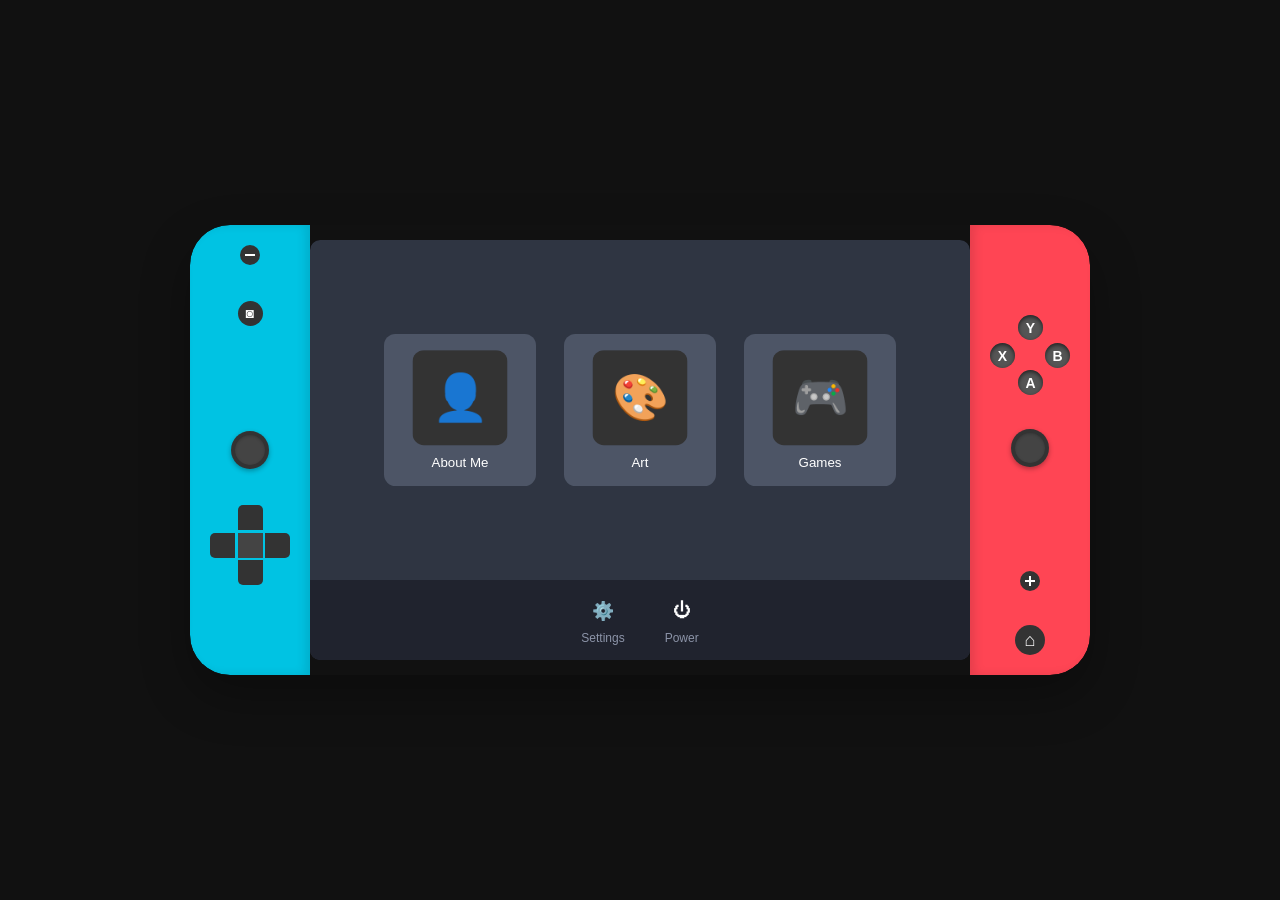
<file: index.html>
<!DOCTYPE html>

<html lang="en">
<head>
<meta charset="utf-8"/>
<meta content="width=device-width, initial-scale=1.0" name="viewport"/>
<title>Nintendo Switch Portfolio</title>
<style>
        
        
        * {
            margin: 0;
            padding: 0;
            box-sizing: border-box;
            font-family: 'Segoe UI', 'Helvetica Neue', sans-serif;
        }
        
        body {
            background-color: #111111;
            display: flex;
            justify-content: center;
            align-items: center;
            min-height: 100vh;
            overflow: hidden;
            perspective: 1000px;
        }
        
        .switch-container {
            width: 900px;
            height: 450px;
            position: relative;
            transform-style: preserve-3d;
            transition: transform 0.3s ease;
        }
        
        .switch-body {
            width: 100%;
            height: 100%;
            display: flex;
            background-color: #111111;
            border-radius: 40px;
            overflow: hidden;
            box-shadow: 0 20px 50px rgba(0, 0, 0, 0.3);
            position: relative;
        }
        
        .joycon {
            height: 100%;
            width: 120px;
            position: relative;
            padding: 20px 10px;
            display: flex;
            flex-direction: column;
            justify-content: space-between;
            align-items: center;
            z-index: 2;
        }
        
        .joycon-left {
            background-color: #00c3e3; /* Neon blue */
            border-radius: 40px 0 0 40px;
            box-shadow: inset -5px 0 10px rgba(0, 0, 0, 0.1);
        }
        
        .joycon-right {
            background-color: #ff4554; /* Neon red */
            border-radius: 0 40px 40px 0;
            box-shadow: inset 5px 0 10px rgba(0, 0, 0, 0.1);
        }
        
        .switch-screen {
            flex: 1;
            background-color: #000;
            margin: 15px 0;
            border-radius: 10px;
            overflow: hidden;
            position: relative;
            z-index: 1;
            box-shadow: 0 0 30px rgba(0, 0, 0, 0.5) inset;
        }
        
        .screen-content {
            width: 100%;
            height: 100%;
            background-color: #2f3542;
            overflow: hidden;
            position: relative;
            display: flex;
            flex-direction: column;
        }
        
        /* Analog sticks */
        .analog-stick {
            width: 38px;
            height: 38px;
            background-color: #333;
            border-radius: 50%;
            position: relative;
            box-shadow: 0 2px 5px rgba(0, 0, 0, 0.3);
            cursor: pointer;
        }
        
        .analog-stick::after {
            content: '';
            position: absolute;
            width: 30px;
            height: 30px;
            background-color: #444;
            border-radius: 50%;
            top: 4px;
            left: 4px;
            box-shadow: 0 1px 3px rgba(0, 0, 0, 0.2) inset;
        }
        
        .analog-stick:hover {
            transform: scale(1.05);
        }
        
        .joycon-left .analog-stick {
            margin-top: 70px;
        }
        
        .joycon-right .analog-stick {
            margin-bottom: 70px;
        }
        
        /* D-pad */
        .dpad {
            width: 80px;
            height: 80px;
            position: relative;
            margin-bottom: 70px;
        }
        
        .dpad-button {
            position: absolute;
            background-color: #333;
            cursor: pointer;
        }
        
        .dpad-up {
            width: 25px;
            height: 25px;
            top: 0;
            left: 28px;
            border-radius: 5px 5px 0 0;
        }
        
        .dpad-right {
            width: 25px;
            height: 25px;
            top: 28px;
            right: 0;
            border-radius: 0 5px 5px 0;
        }
        
        .dpad-down {
            width: 25px;
            height: 25px;
            bottom: 0;
            left: 28px;
            border-radius: 0 0 5px 5px;
        }
        
        .dpad-left {
            width: 25px;
            height: 25px;
            top: 28px;
            left: 0;
            border-radius: 5px 0 0 5px;
        }
        
        .dpad-center {
            width: 25px;
            height: 25px;
            top: 28px;
            left: 28px;
            background-color: #444;
        }
        
        .dpad-button:hover {
            background-color: #444;
            transform: scale(1.05);
        }
        
        /* Face buttons */
        .face-buttons {
            width: 80px;
            height: 80px;
            position: relative;
            margin-top: 70px;
        }
        
        .face-button {
            width: 25px;
            height: 25px;
            position: absolute;
            border-radius: 50%;
            display: flex;
            justify-content: center;
            align-items: center;
            font-size: 14px;
            color: white;
            font-weight: bold;
            cursor: pointer;
        }
        
        .button-a {
  background-color: #555;
  bottom: 0;
  left: 28px;
  color: white;
  box-shadow: inset 0 2px 4px rgba(0, 0, 0, 0.6);
}
        
        .button-b {
  background-color: #555;
  top: 28px;
  right: 0;
  color: white;
  box-shadow: inset 0 2px 4px rgba(0, 0, 0, 0.6);
}
        
        .button-x {
  background-color: #555;
  top: 28px;
  left: 0;
  color: white;
  box-shadow: inset 0 2px 4px rgba(0, 0, 0, 0.6);
}
        
        .button-y {
  background-color: #555;
  top: 0;
  left: 28px;
  color: white;
  box-shadow: inset 0 2px 4px rgba(0, 0, 0, 0.6);
}
        
        .face-button:hover {
            transform: scale(1.1);
            box-shadow: 0 0 10px rgba(255, 255, 255, 0.5);
        }
        
        /* Utility buttons */
        .utility-button {
            width: 20px;
            height: 20px;
            border-radius: 50%;
            background-color: #333;
            cursor: pointer;
        }
        
        .button-minus {
            position: relative;
        }
        
        .button-minus:after {
            content: '';
            position: absolute;
            width: 10px;
            height: 2px;
            background-color: white;
            top: 9px;
            left: 5px;
        }
        
        .button-plus {
            position: relative;
        }
        
        .button-plus:after {
            content: '';
            position: absolute;
            width: 10px;
            height: 2px;
            background-color: white;
            top: 9px;
            left: 5px;
        }
        
        .button-plus:before {
            content: '';
            position: absolute;
            width: 2px;
            height: 10px;
            background-color: white;
            top: 5px;
            left: 9px;
        }
        
        .button-home {
            border-radius: 50%;
            width: 30px;
            height: 30px;
            background-color: #333;
            display: flex;
            justify-content: center;
            align-items: center;
            position: relative;
        }
        
        .button-home:after {
            content: '⌂';
            color: white;
            font-size: 18px;
        }
        
        .button-screenshot {
            border-radius: 50%;
            width: 25px;
            height: 25px;
            background-color: #333;
            display: flex;
            justify-content: center;
            align-items: center;
            position: relative;
        }
        
        .button-screenshot:after {
            content: '◙';
            color: white;
            font-size: 14px;
        }
        
        .utility-button:hover {
            transform: scale(1.1);
            box-shadow: 0 0 10px rgba(255, 255, 255, 0.3);
        }
        
        /* Switch UI */
        .switch-ui {
            width: 100%;
            height: 100%;
            display: flex;
            flex-direction: column;
        }
        
        .games-grid {
  flex: 1;
  padding: 30px;
  display: flex;
  align-items: center;
  justify-content: center;
  gap: 20px;
  overflow-x: auto;
  scrollbar-width: none;
  -ms-overflow-style: none;
}
        
        .games-grid::-webkit-scrollbar {
            display: none;
        }
        
        .game-tile {
  width: 160px;
  height: 160px;
  flex-shrink: 0;
  background-color: #4d5566;
  border-radius: 12px;
  display: flex;
  flex-direction: column;
  align-items: center;
  justify-content: center;
  cursor: pointer;
  position: relative;
  overflow: hidden;
  transition: all 0.3s ease;
  transform: scale(0.95);
}

.game-tile:hover {
  transform: scale(1.1);
  background-color: #a0c4ff;
  color: #111;
  box-shadow: 0 0 20px rgba(255, 255, 255, 0.4);
}
        
        .game-tile.active {
            transform: scale(1.1);
            box-shadow: 0 0 20px rgba(255, 255, 255, 0.5);
            background-color: #5a637a;
        }
        
        .game-icon {
            width: 100px;
            height: 100px;
            background-color: #333;
            border-radius: 12px;
            display: flex;
            justify-content: center;
            align-items: center;
            font-size: 48px;
            color: white;
            margin-bottom: 10px;
        }
        
        .game-label {
            color: white;
            font-size: 14px;
            text-align: center;
        }
        
        .switch-footer {
            height: 80px;
            background-color: #20232e;
            display: flex;
            justify-content: center;
            align-items: center;
            padding: 0 30px;
        }
        
        .footer-item {
            display: flex;
            flex-direction: column;
            align-items: center;
            margin: 0 20px;
            cursor: pointer;
        }
        
        .footer-icon {
            width: 30px;
            height: 30px;
            display: flex;
            justify-content: center;
            align-items: center;
            font-size: 18px;
            color: white;
            margin-bottom: 5px;
        }
        
        .footer-label {
            color: #8c94a8;
            font-size: 12px;
        }
        
        .footer-item:hover .footer-icon {
            color: #00c3e3;
        }
        
        .footer-item:hover .footer-label {
            color: white;
        }
        
        .content-section {
            position: absolute;
            top: 0;
            left: 0;
            width: 100%;
            height: 100%;
            background-color: #2f3542;
            display: none;
            flex-direction: column;
            padding: 30px;
            color: white;
            overflow-y: auto;
        }
        
        .content-section.active {
            display: flex;
        }
        
        .section-header {
            display: flex;
            align-items: center;
            margin-bottom: 20px;
        }
        
        .back-button {
            width: 40px;
            height: 40px;
            display: flex;
            justify-content: center;
            align-items: center;
            border-radius: 50%;
            background-color: #4d5566;
            color: white;
            margin-right: 15px;
            cursor: pointer;
        }
        
        .section-title {
            font-size: 28px;
            color: white;
        }
        
        .section-content {
            flex: 1;
        }
        
        /* Mobile Responsive */
        @media (max-width: 950px) {
            .switch-container {
                width: 90%;
                height: auto;
                transform: none !important;
            }
            
            .switch-body {
                flex-direction: column;
                height: 100vh;
                border-radius: 20px;
            }
            
            .joycon {
                display: none;
            }
            
            .switch-screen {
                margin: 0;
                border-radius: 0;
                height: 100%;
            }
            
            .games-grid {
  flex: 1;
  padding: 30px;
  display: flex;
  align-items: center;
  justify-content: center;
  gap: 20px;
  overflow-x: auto;
  scrollbar-width: none;
  -ms-overflow-style: none;
}
            
            .game-tile {
  width: 160px;
  height: 160px;
  flex-shrink: 0;
  background-color: #4d5566;
  border-radius: 12px;
  display: flex;
  flex-direction: column;
  align-items: center;
  justify-content: center;
  cursor: pointer;
  position: relative;
  overflow: hidden;
  transition: all 0.3s ease;
  transform: scale(0.95);
}

.game-tile:hover {
  transform: scale(1.1);
  background-color: #a0c4ff;
  color: #111;
  box-shadow: 0 0 20px rgba(255, 255, 255, 0.4);
}
            
            .switch-footer {
                padding: 0 10px;
            }
            
            .footer-item {
                margin: 0 10px;
            }
        }
    
/* Hover animation for contact cards */
.card:hover {
    transform: scale(1.05) rotate(-1deg);
    transition: transform 0.3s ease, box-shadow 0.3s ease;
    box-shadow: 0 0 15px rgba(0, 255, 255, 0.5);
}
.ribbon {
    font-size: 12px;
    color: #ff7675;
    font-weight: bold;
    margin-top: 6px;
}
</style>
</head>
<body>
<div class="switch-container" id="switchContainer">
<div class="switch-body">
<div class="joycon joycon-left">
<div class="button-minus utility-button" id="konamiButton1"></div>
<div class="button-screenshot utility-button" id="konamiButton2"></div>
<div class="analog-stick" id="konamiButton7"></div>
<div class="dpad">
<div class="dpad-button dpad-up" id="konamiButton3"></div>
<div class="dpad-button dpad-right" id="konamiButton4"></div>
<div class="dpad-button dpad-down" id="konamiButton5"></div>
<div class="dpad-button dpad-left" id="konamiButton6"></div>
<div class="dpad-button dpad-center"></div>
</div>
</div>
<div class="switch-screen">
<div class="screen-content">
<div class="switch-ui">
<div class="games-grid" id="gamesGrid">
<div class="game-tile" data-section="about">
<div class="game-icon">👤</div>
<div class="game-label">About Me</div>
</div>
<div class="game-tile" data-section="portfolio">
<div class="game-icon">🎨</div>
<div class="game-label">Art</div>
</div>
<div class="game-tile" data-section="contact">
<div class="game-icon">🎮</div>
<div class="game-label">Games</div>
</div>
</div>
<div class="switch-footer">
<div class="footer-item" data-section="settings">
<div class="footer-icon">⚙️</div>
<div class="footer-label">Settings</div>
</div>
<div class="footer-item" data-section="power">
<div class="footer-icon">⏻</div>
<div class="footer-label">Power</div>
</div>
</div>
</div>
<!-- Content Sections -->
<div class="content-section" id="aboutSection">
<div class="section-header">
<div class="back-button">←</div>
<div class="section-title">About Tanisha ❤️</div>
</div>
<div class="section-content" style="font-size: 16px; line-height: 1.6;">
<p style="font-style: italic; font-size: 18px; margin-bottom: 20px;">
  I don’t think there’s a way to fully explain Tanisha — but I’ll try.
</p>
<p>
  She’s funny in the most effortless way, says the most unexpected things, and has this energy that’s somewhere between chaotic and childlike but completely genuine.
</p>
<p style="margin-top: 15px;">
  She’s got this way of making even the most random little things feel fun, whether it is solving the Wordle or just scrolling on reels together.
</p>
<p style="margin-top: 25px; font-weight: bold; font-size: 16px;">
  To my best Wordle Partner, Happy Birthday!<br/>
  Hope you get everything that you wish for and even more! 🎉
</p>
</div>
</div>
<div class="content-section" id="portfolioSection">
<div class="section-header">
<div class="back-button">←</div>
<div class="section-title">Our Gallery</div>
</div>
<div class="section-content"><p>Here’s our co-op collection: All the saved checkpoints we’ve unlocked together.</p>
<div style="text-align: center; margin-top: 20px;">
<img alt="Gallery Image" id="galleryImage" src="photos/photo1.jpeg" style="max-width: 90%; max-height: 250px; border-radius: 12px;"/>
<div style="margin-top: 10px;">
<button onclick="prevImage()">←</button>
<button onclick="nextImage()">→</button>
</div>
</div>
<script>
  const images = ["photos/photo1.jpeg", "photos/photo2.jpeg", "photos/photo3.jpeg", "photos/photo4.jpeg" , "photos/photo5.jpeg" , "photos/photo6.jpeg", "photos/photo7.jpeg"];
  let current = 0;
  function showImage(index) {
    document.getElementById("galleryImage").src = images[index];
  }
  function prevImage() {
    current = (current - 1 + images.length) % images.length;
    showImage(current);
  }
  function nextImage() {
    current = (current + 1) % images.length;
    showImage(current);
  }
</script>
</div>
</div>
<div class="content-section" id="3dSection">
<div class="section-header">
<div class="back-button">←</div>
<div class="section-title">3D Work</div>
</div>
<div class="section-content">
<p>Content for 3D Work section will go here.</p>
</div>
</div>
<div class="content-section" id="resumeSection">
<div class="section-header">
<div class="back-button">←</div>
<div class="section-title">Resume</div>
</div>
<div class="section-content">
<p>Content for Resume section will go here.</p>
</div>
</div>
<div class="content-section" id="contactSection">
<div class="section-header">
<div class="back-button">←</div>
<div class="section-title">Our Games</div>
</div>
<div class="section-content">
<p style="margin-bottom: 20px; font-size: 18px;">🎮 Here's our little arcade of online games- Let's play my Player 2!!</p>
<div style="display: flex; flex-wrap: wrap; gap: 15px; justify-content: center;">
<div class="card" style="background-color: #2d3436; border-radius: 12px; padding: 16px; width: 180px; text-align: center; box-shadow: 0 4px 10px rgba(0,0,0,0.3);">
<div style="font-size: 32px; margin-bottom: 10px;">🟨</div>
<a href="https://www.nytimes.com/games/wordle/index.html" style="color: #00cec9; font-weight: bold; font-size: 16px; text-decoration: none;" target="_blank">NYT Wordle</a>
<p style="font-size: 13px; color: #dfe6e9; margin-top: 5px;">Daily puzzles &amp; midnight bragging rights</p>
<div class="ribbon">👫 2P Mode</div></div>
<div class="card" style="background-color: #2d3436; border-radius: 12px; padding: 16px; width: 180px; text-align: center; box-shadow: 0 4px 10px rgba(0,0,0,0.3);">
<div style="font-size: 32px; margin-bottom: 10px;">🧩</div>
<a href="https://www.nytimes.com/games/connections" style="color: #a29bfe; font-weight: bold; font-size: 16px; text-decoration: none;" target="_blank">NYT Connections</a>
<p style="font-size: 13px; color: #dfe6e9; margin-top: 5px;">Pattern matching with wild guesses</p>
<div class="ribbon">👫 2P Mode</div></div>
<div class="card" style="background-color: #2d3436; border-radius: 12px; padding: 16px; width: 180px; text-align: center; box-shadow: 0 4px 10px rgba(0,0,0,0.3);">
<div style="font-size: 32px; margin-bottom: 10px;">🎴</div>
<a href="https://rummikub.com/play-rummikub-online/" style="color: #fab1a0; font-weight: bold; font-size: 16px; text-decoration: none;" target="_blank">Rummikub</a>
<p style="font-size: 13px; color: #dfe6e9; margin-top: 5px;">Where logic meets silly competition</p>
<div class="ribbon">👫 2P Mode</div></div>
<div class="card" style="background-color: #2d3436; border-radius: 12px; padding: 16px; width: 180px; text-align: center; box-shadow: 0 4px 10px rgba(0,0,0,0.3);">
<div style="font-size: 32px; margin-bottom: 10px;">🏎</div>
<a href="https://smashkarts.io/" style="color: #81ecec; font-weight: bold; font-size: 16px; text-decoration: none;" target="_blank">Smash Karts</a>
<p style="font-size: 13px; color: #dfe6e9; margin-top: 5px;">Power-ups, speed boosts, and chaos</p>
<div class="ribbon">👫 2P Mode</div></div>
</div>
</div>
</div>
<div class="content-section" id="newsSection">
<div class="section-header">
<div class="back-button">←</div>
<div class="section-title">News</div>
</div>
<div class="section-content">
<p>Latest news and updates will go here.</p>
</div>
</div>
<div class="content-section" id="gallerySection">
<div class="section-header">
<div class="back-button">←</div>
<div class="section-title">Gallery</div>
</div>
<div class="section-content">
<p>Gallery of work samples will go here.</p>
</div>
</div>
<div class="content-section" id="settingsSection">
<div class="section-header">
<div class="back-button">←</div>
<div class="section-title">Settings</div>
</div>
<div class="section-content">
<p>Settings options will go here.</p>
</div>
</div>
<div class="content-section" id="powerSection">
<div class="section-header">
<div class="back-button">←</div>
<div class="section-title">Power</div>
</div>
<div class="section-content">
<p>Power options will go here.</p>
</div>
</div>
</div>
</div>
<div class="joycon joycon-right">
<div class="face-buttons">
<div class="face-button button-a" id="konamiButton9">A</div>
<div class="face-button button-b" id="konamiButton10">B</div>
<div class="face-button button-x" id="konamiButton11">X</div>
<div class="face-button button-y" id="konamiButton12">Y</div>
</div>
<div class="analog-stick" id="konamiButton8"></div>
<div class="button-plus utility-button" id="konamiButton13"></div>
<div class="button-home utility-button" id="konamiButton14"></div>
</div>
</div>
</div>
<script>
        // 3D Tilt Effect on mouse move
        const switchContainer = document.getElementById('switchContainer');
        const maxTilt = 2; // Max tilt in degrees
        
        document.addEventListener('mousemove', (e) => {
            if (window.innerWidth <= 950) return; // Disable tilt on mobile
            
            const xAxis = (window.innerWidth / 2 - e.pageX) / 25;
            const yAxis = (window.innerHeight / 2 - e.pageY) / 25;
            
            // Limit maximum tilt
            const tiltX = Math.max(-maxTilt, Math.min(maxTilt, yAxis));
            const tiltY = Math.max(-maxTilt, Math.min(maxTilt, -xAxis));
            
            switchContainer.style.transform = `rotateX(${tiltX}deg) rotateY(${tiltY}deg)`;
        });
        
        // Reset tilt when mouse leaves
        document.addEventListener('mouseleave', () => {
            switchContainer.style.transform = 'rotateX(0) rotateY(0)';
        });
        
        // Game tile interactions
        const gameTiles = document.querySelectorAll('.game-tile');
        const contentSections = document.querySelectorAll('.content-section');
        const backButtons = document.querySelectorAll('.back-button');
        const footerItems = document.querySelectorAll('.footer-item');
        
        // Function to play click sound
        function playClickSound() {
            // Placeholder for click sound
            // In a real implementation, you would use:
            // const clickSound = new Audio('click.mp3');
            // clickSound.play();
        }
        
        // Make game tiles interactive
        gameTiles.forEach(tile => {
            tile.addEventListener('click', () => {
                playClickSound();
                
                const section = tile.getAttribute('data-section');
                const targetSection = document.getElementById(`${section}Section`);
                
                // Animate transition
                document.querySelector('.switch-ui').style.opacity = 0;
                
                setTimeout(() => {
                    document.querySelector('.switch-ui').style.display = 'none';
                    targetSection.style.display = 'flex';
                    setTimeout(() => {
                        targetSection.style.opacity = 1;
                    }, 50);
                }, 300);
            });
            
            // Hover effect - active class
            tile.addEventListener('mouseenter', () => {
                gameTiles.forEach(t => t.classList.remove('active'));
                tile.classList.add('active');
            });
        });
        
        // Make footer items interactive
        footerItems.forEach(item => {
            item.addEventListener('click', () => {
                playClickSound();
                
                const section = item.getAttribute('data-section');
                const targetSection = document.getElementById(`${section}Section`);
                
                // Animate transition
                document.querySelector('.switch-ui').style.opacity = 0;
                
                setTimeout(() => {
                    document.querySelector('.switch-ui').style.display = 'none';
                    targetSection.style.display = 'flex';
                    setTimeout(() => {
                        targetSection.style.opacity = 1;
                    }, 50);
                }, 300);
            });
        });
        
        // Back button functionality
        backButtons.forEach(button => {
            button.addEventListener('click', () => {
                playClickSound();
                
                const currentSection = button.closest('.content-section');
                currentSection.style.opacity = 0;
                
                setTimeout(() => {
                    currentSection.style.display = 'none';
                    document.querySelector('.switch-ui').style.display = 'flex';
                    setTimeout(() => {
                        document.querySelector('.switch-ui').style.opacity = 1;
                    }, 50);
                }, 300);
            });
        });
        
        // Initialize content sections and UI
        document.querySelector('.switch-ui').style.opacity = 1;
        contentSections.forEach(section => {
            section.style.opacity = 0;
            section.style.display = 'none';
        });
        
        // Konami Code Implementation
        const konamiCode = ['ArrowUp', 'ArrowUp', 'ArrowDown', 'ArrowDown', 'ArrowLeft', 'ArrowRight', 'ArrowLeft', 'ArrowRight', 'b', 'a'];
        let konamiPosition = 0;
        
        document.addEventListener('keydown', (e) => {
            const key = e.key;
            const requiredKey = konamiCode[konamiPosition];
            
            if (key === requiredKey) {
                konamiPosition++;
                
                if (konamiPosition === konamiCode.length) {
                    activateKonamiCode();
                    konamiPosition = 0;
                }
            } else {
                konamiPosition = 0;
            }
        });
        
        // Konami code activation
        function activateKonamiCode() {
            // Rainbow effect on the Switch body
            const switchBody = document.querySelector('.switch-body');
            const joycons = document.querySelectorAll('.joycon');
            
            // Create a rainbow animation
            document.body.style.animation = 'rainbow 5s linear infinite';
            
            // Add the CSS for the rainbow animation
            const styleElement = document.createElement('style');
            styleElement.textContent = `
                @keyframes rainbow {
                    0% { background-color: #ff0000; }
                    16.6% { background-color: #ff8000; }
                    33.3% { background-color: #ffff00; }
                    50% { background-color: #00ff00; }
                    66.6% { background-color: #0000ff; }
                    83.3% { background-color: #8000ff; }
                    100% { background-color: #ff0000; }
                }
                
                @keyframes joyconRainbow {
                    0% { filter: hue-rotate(0deg); }
                    100% { filter: hue-rotate(360deg); }
                }
            `;
            document.head.appendChild(styleElement);
            
            // Apply the rainbow effect to the joycons
            joycons.forEach(joycon => {
                joycon.style.animation = 'joyconRainbow 5s linear infinite';
            });
            
            // Apply some bounce effect to the Switch
            switchContainer.style.animation = 'bounce 0.5s ease';
            
            // Add the bounce animation
            const bounceStyle = document.createElement('style');
            bounceStyle.textContent = `
                @keyframes bounce {
                    0%, 100% { transform: scale(1); }
                    50% { transform: scale(1.05); }
                }
            `;
            document.head.appendChild(bounceStyle);
            
            // Reset after 5 seconds
            setTimeout(() => {
                document.body.style.animation = '';
                joycons.forEach(joycon => {
                    joycon.style.animation = '';
                });
                switchContainer.style.animation = '';
            }, 5000);
        }
        
        // Alternative way to input Konami code with buttons
        const konamiButtons = [
            document.getElementById('konamiButton3'), // Up
            document.getElementById('konamiButton3'), // Up
            document.getElementById('konamiButton5'), // Down
            document.getElementById('konamiButton5'), // Down
            document.getElementById('konamiButton6'), // Left
            document.getElementById('konamiButton4'), // Right
            document.getElementById('konamiButton6'), // Left
            document.getElementById('konamiButton4'), // Right
            document.getElementById('konamiButton10'), // B
            document.getElementById('konamiButton9')  // A
        ];
        
        let buttonKonamiPosition = 0;
        
        konamiButtons.forEach((button, index) => {
            button.addEventListener('click', () => {
                if (index === buttonKonamiPosition) {
                    buttonKonamiPosition++;
                    
                    if (buttonKonamiPosition === konamiButtons.length) {
                        activateKonamiCode();
                        buttonKonamiPosition = 0;
                    }
                } else {
                    buttonKonamiPosition = 0;
                }
            });
        });
    </script>
</body>
</html>
</file>
